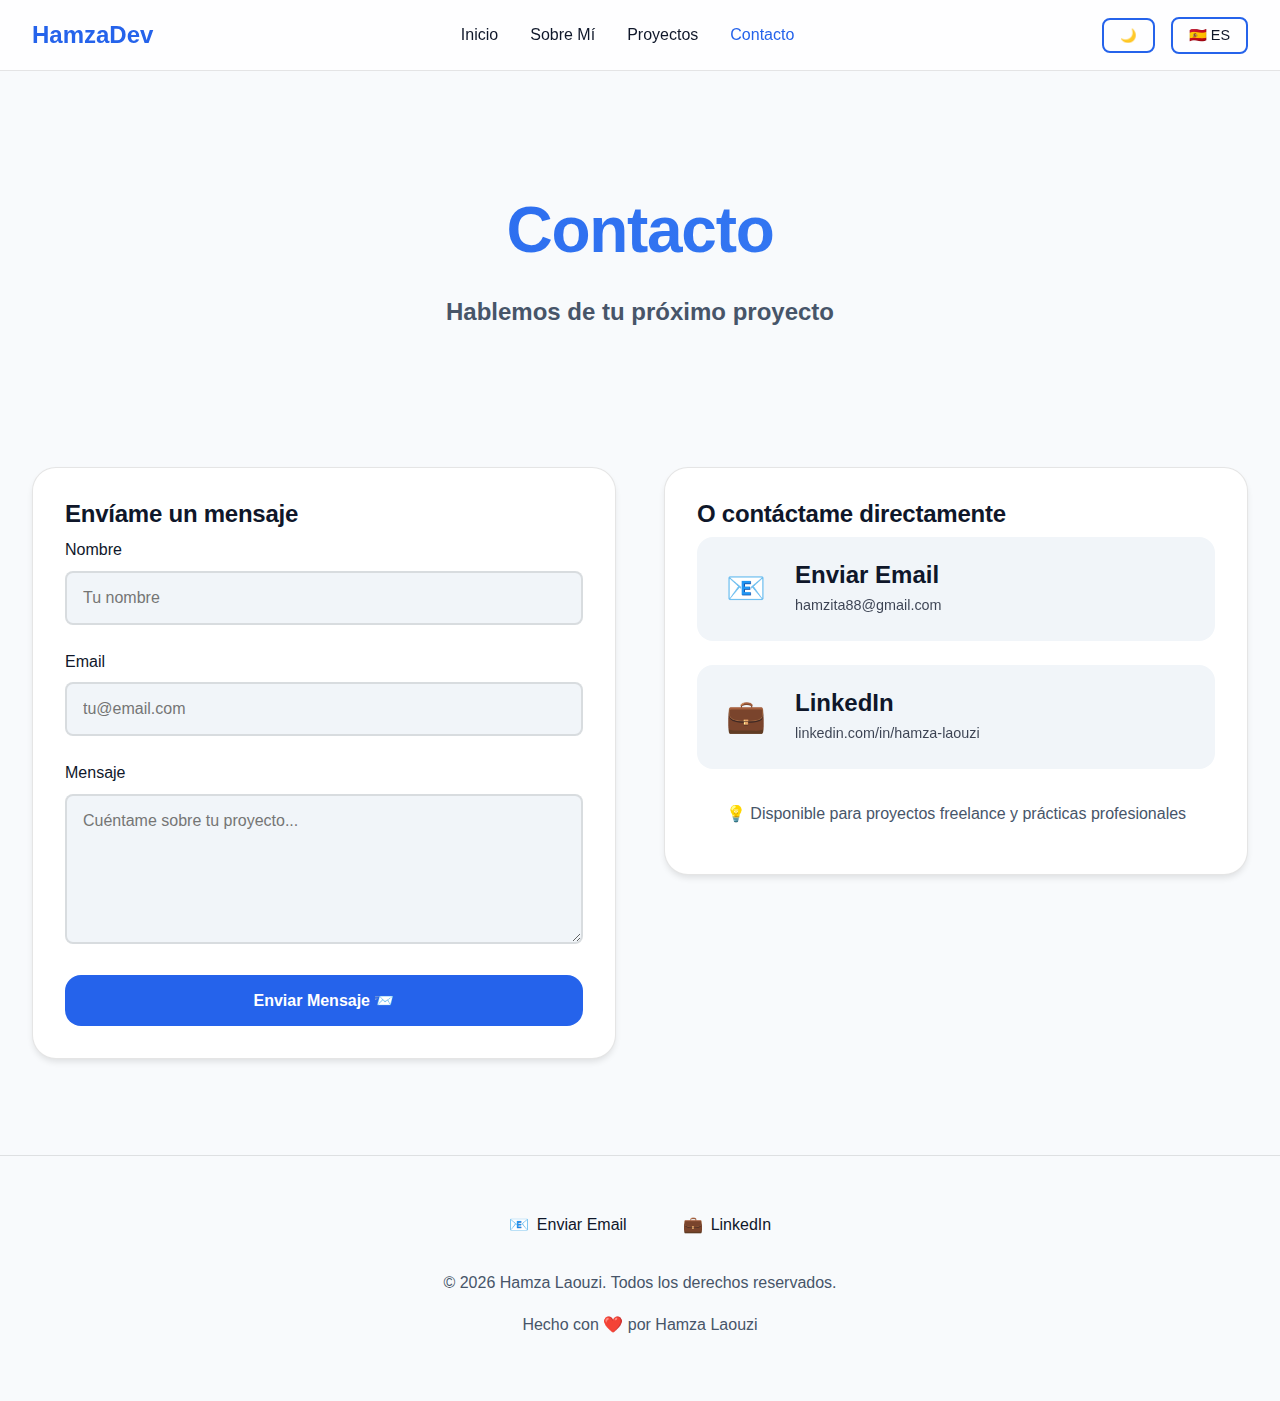
<file: contact.html>
<!DOCTYPE html>
<html lang="es" data-theme="dark">

<head>
    <meta charset="UTF-8">
    <meta name="viewport" content="width=device-width, initial-scale=1.0">

    <!-- SEO Meta Tags -->
    <meta name="description"
        content="Contacta con Hamza Laouzi - Desarrollador Web Full Stack. Hablemos de tu próximo proyecto. Disponible para freelance y prácticas profesionales. Respuesta rápida garantizada.">
    <meta name="keywords"
        content="contacto hamza laouzi, desarrollador web contacto, freelance, prácticas, colaboración">
    <meta name="author" content="Hamza Laouzi">
    <link rel="canonical" href="https://hamzalaouzi.netlify.app/contact.html">

    <!-- Open Graph / Facebook -->
    <meta property="og:type" content="website">
    <meta property="og:url" content="https://hamzalaouzi.netlify.app/contact.html">
    <meta property="og:title" content="Contacto - Hamza Laouzi | Hablemos de tu Proyecto">
    <meta property="og:description"
        content="Desarrollador web disponible para proyectos freelance. Transformo ideas en soluciones digitales.">

    <!-- Twitter Card -->
    <meta name="twitter:card" content="summary">
    <meta name="twitter:title" content="Contacto - Hamza Laouzi">

    <title>Contacto - Hamza Laouzi | Portfolio</title>

    <!-- Styles -->
    <link rel="stylesheet" href="css/styles.css">

    <style>
        .contact-grid {
            display: grid;
            grid-template-columns: repeat(auto-fit, minmax(400px, 1fr));
            gap: var(--spacing-xl);
            margin-top: var(--spacing-xl);
        }

        .contact-form-container {
            max-width: 600px;
        }

        .contact-info-card {
            display: flex;
            flex-direction: column;
            gap: var(--spacing-md);
        }

        .contact-method {
            display: flex;
            align-items: center;
            gap: var(--spacing-md);
            padding: var(--spacing-md);
            border-radius: var(--radius-md);
            transition: all var(--transition-fast);
            text-decoration: none;
        }

        [data-theme="dark"] .contact-method {
            background-color: var(--bg-dark-secondary);
            color: var(--text-dark);
        }

        [data-theme="light"] .contact-method {
            background-color: var(--bg-light-secondary);
            color: var(--text-light);
        }

        .contact-method:hover {
            transform: translateX(10px);
            background-color: var(--accent-primary);
            color: white;
        }

        .contact-icon {
            font-size: 2rem;
            min-width: 50px;
            text-align: center;
        }

        .contact-details h4 {
            margin-bottom: 0.25rem;
        }

        .contact-details p {
            margin: 0;
            opacity: 0.8;
            font-size: 0.9rem;
        }

        .form-success {
            display: none;
            padding: var(--spacing-md);
            background-color: #10B981;
            color: white;
            border-radius: var(--radius-md);
            margin-bottom: var(--spacing-md);
            text-align: center;
        }

        @media (max-width: 768px) {
            .contact-grid {
                grid-template-columns: 1fr;
            }
        }
    </style>
</head>

<body>
    <!-- Navigation Bar -->
    <nav class="nav-bar">
        <div class="nav-container">
            <a href="index.html" class="nav-logo">HamzaDev</a>

            <ul class="nav-links">
                <li><a href="index.html" data-i18n="nav.home">Inicio</a></li>
                <li><a href="about.html" data-i18n="nav.about">Sobre Mí</a></li>
                <li><a href="projects.html" data-i18n="nav.projects">Proyectos</a></li>
                <li><a href="contact.html" class="active" data-i18n="nav.contact">Contacto</a></li>
            </ul>

            <div class="nav-controls">
                <button class="theme-toggle" aria-label="Cambiar tema">🌙</button>
                <button class="lang-selector" aria-label="Cambiar idioma">🇪🇸 ES</button>
            </div>
        </div>
    </nav>

    <!-- Main Container -->
    <main class="container">
        <!-- Hero Section -->
        <section class="hero">
            <h1 class="hero-title" data-i18n="contact.title">Contacto</h1>
            <p class="hero-subtitle text-secondary" data-i18n="contact.subtitle">
                Hablemos de tu próximo proyecto
            </p>
        </section>

        <!-- Contact Content -->
        <div class="contact-grid">
            <!-- Contact Form -->
            <div class="contact-form-container scroll-animate">
                <div class="card">
                    <h2 class="card-title" data-i18n="contact.form_title">Envíame un mensaje</h2>

                    <div class="form-success" id="formSuccess">
                        ¡Mensaje enviado con éxito! Te responderé pronto.
                    </div>

                    <!-- Netlify Form -->
                    <form name="contact" method="POST" data-netlify="true" data-netlify-honeypot="bot-field"
                        action="/contact.html?success=true">
                        <!-- Hidden fields for Netlify -->
                        <input type="hidden" name="form-name" value="contact">
                        <p style="display: none;">
                            <label>Don't fill this out if you're human: <input name="bot-field"></label>
                        </p>

                        <!-- Name Field -->
                        <div class="form-group">
                            <label for="name" class="form-label" data-i18n="contact.name_label">Nombre</label>
                            <input type="text" id="name" name="name" class="form-input"
                                data-i18n-placeholder="contact.name_placeholder" placeholder="Tu nombre" required>
                        </div>

                        <!-- Email Field -->
                        <div class="form-group">
                            <label for="email" class="form-label" data-i18n="contact.email_label">Email</label>
                            <input type="email" id="email" name="email" class="form-input"
                                data-i18n-placeholder="contact.email_placeholder" placeholder="tu@email.com" required>
                        </div>

                        <!-- Message Field -->
                        <div class="form-group">
                            <label for="message" class="form-label" data-i18n="contact.message_label">Mensaje</label>
                            <textarea id="message" name="message" class="form-textarea"
                                data-i18n-placeholder="contact.message_placeholder"
                                placeholder="Cuéntame sobre tu proyecto..." required></textarea>
                        </div>

                        <!-- Submit Button -->
                        <button type="submit" class="btn btn-primary" style="width: 100%;">
                            <span data-i18n="contact.submit">Enviar Mensaje</span> 📨
                        </button>
                    </form>
                </div>
            </div>

            <!-- Contact Information -->
            <div class="scroll-animate">
                <div class="card">
                    <h2 class="card-title" data-i18n="contact.or">O contáctame directamente</h2>

                    <div class="contact-info-card">
                        <!-- Email -->
                        <a href="mailto:hamzita88@gmail.com" class="contact-method">
                            <div class="contact-icon">📧</div>
                            <div class="contact-details">
                                <h4 data-i18n="contact.email_me">Email</h4>
                                <p>hamzita88@gmail.com</p>
                            </div>
                        </a>

                        <!-- LinkedIn -->
                        <a href="https://linkedin.com/in/hamza-laouzi" target="_blank" rel="noopener noreferrer"
                            class="contact-method">
                            <div class="contact-icon">💼</div>
                            <div class="contact-details">
                                <h4 data-i18n="contact.linkedin">LinkedIn</h4>
                                <p>linkedin.com/in/hamza-laouzi</p>
                            </div>
                        </a>
                    </div>

                    <!-- Additional Info -->
                    <div class="mt-3">
                        <p class="text-secondary text-center">
                            💡 Disponible para proyectos freelance y prácticas profesionales
                        </p>
                    </div>
                </div>
            </div>
        </div>
    </main>

    <!-- Footer -->
    <footer class="footer">
        <div class="social-links">
            <a href="mailto:hamza@example.com" class="social-link">
                📧 <span data-i18n="contact.email_me">Email</span>
            </a>
            <a href="https://linkedin.com/in/hamza-laouzi" target="_blank" rel="noopener noreferrer"
                class="social-link">
                💼 <span data-i18n="contact.linkedin">LinkedIn</span>
            </a>
        </div>

        <p class="text-secondary">
            © 2026 Hamza Laouzi. <span data-i18n="footer.rights">Todos los derechos reservados</span>.
        </p>
        <p class="text-secondary">
            <span data-i18n="footer.made_with">Hecho con</span> ❤️
            <span data-i18n="footer.by">por</span> Hamza Laouzi
        </p>
    </footer>

    <!-- Scripts -->
    <script src="translations/translations.js"></script>
    <script src="js/theme-toggle.js"></script>
    <script src="js/i18n.js"></script>
    <script src="js/animations.js"></script>

    <!-- Form Success Handler -->
    <script>
        // Show success message if form was submitted
        const urlParams = new URLSearchParams(window.location.search);
        if (urlParams.get('success') === 'true') {
            document.getElementById('formSuccess').style.display = 'block';
            // Scroll to success message
            document.getElementById('formSuccess').scrollIntoView({ behavior: 'smooth', block: 'center' });
        }
    </script>
</body>

</html>
</file>
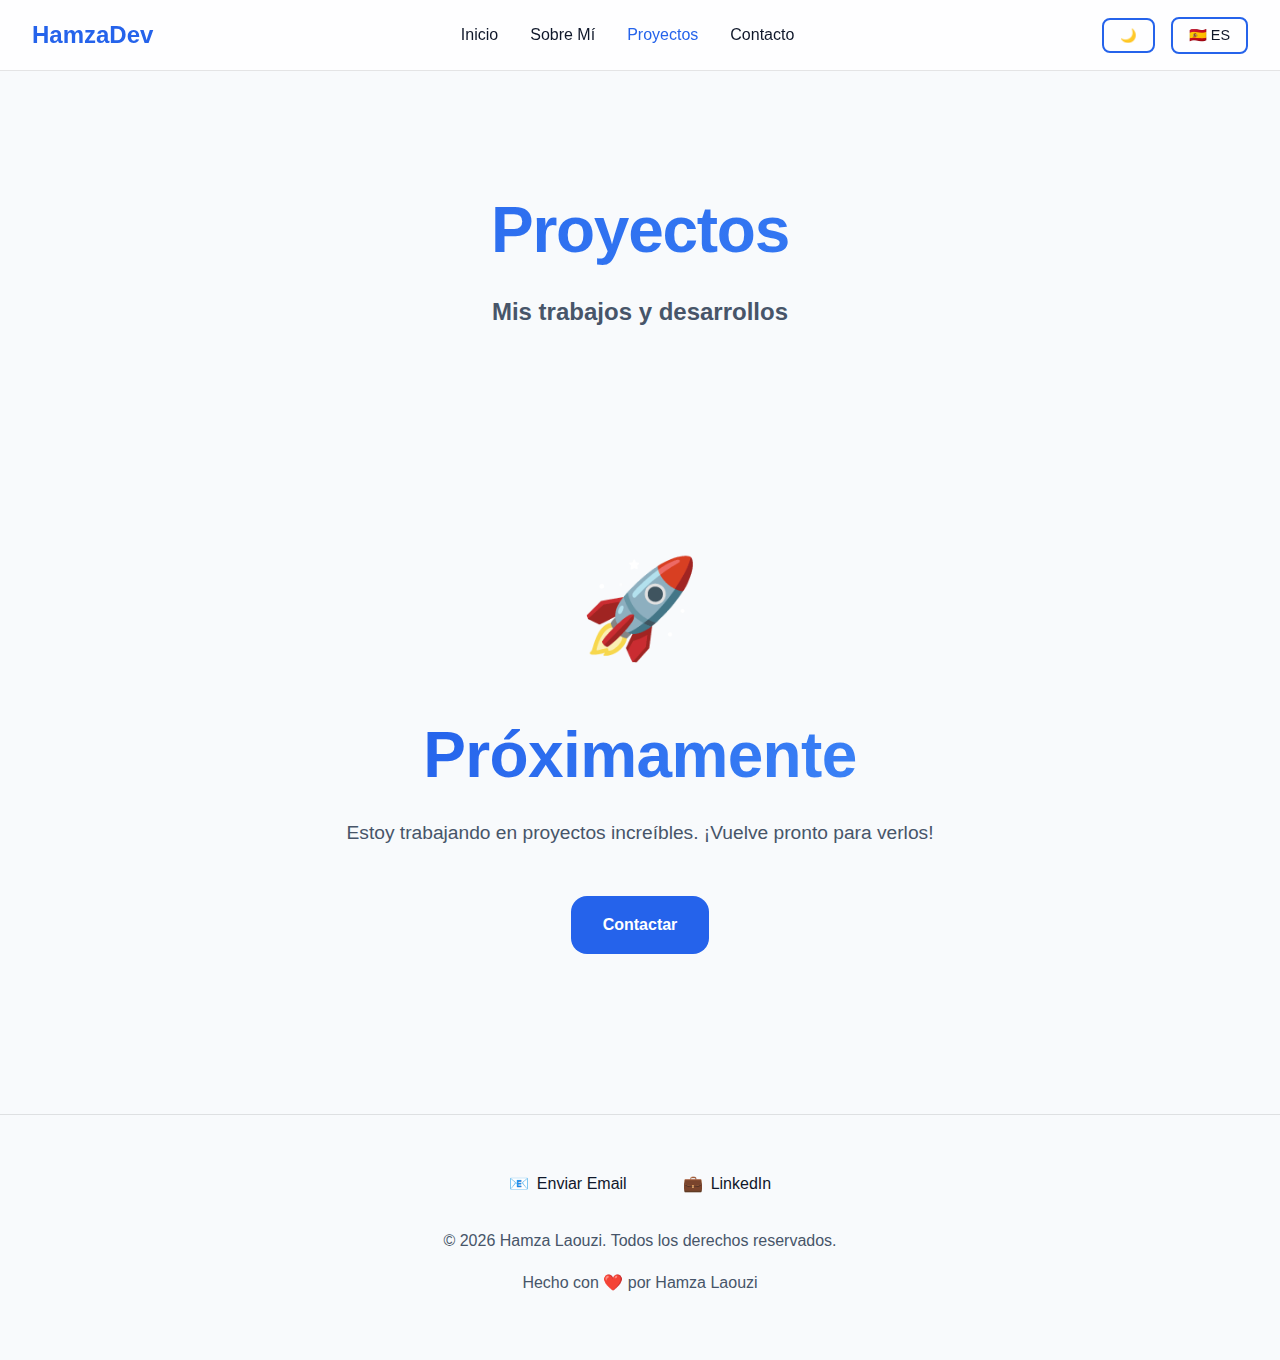
<file: projects.html>
<!DOCTYPE html>
<html lang="es" data-theme="dark">

<head>
    <meta charset="UTF-8">
    <meta name="viewport" content="width=device-width, initial-scale=1.0">

    <!-- SEO Meta Tags -->
    <meta name="description"
        content="Proyectos de Hamza Laouzi - Desarrollador Web Full Stack. Explora soluciones digitales que resuelven problemas reales de negocio. Próximamente casos de éxito y demos en vivo.">
    <meta name="keywords"
        content="proyectos hamza laouzi, portfolio proyectos, desarrollador web proyectos, casos de éxito, demos">
    <meta name="author" content="Hamza Laouzi">
    <link rel="canonical" href="https://hamzadevloper.netlify.app/projects.html">

    <!-- Open Graph / Facebook -->
    <meta property="og:type" content="website">
    <meta property="og:url" content="https://hamzadevloper.netlify.app/projects.html">
    <meta property="og:title" content="Proyectos - Hamza Laouzi | Soluciones Digitales que Resuelven Problemas">
    <meta property="og:description"
        content="Explora proyectos web que combinan experiencia técnica con visión de negocio.">

    <!-- Twitter Card -->
    <meta name="twitter:card" content="summary">
    <meta name="twitter:title" content="Proyectos - Hamza Laouzi">

    <title>Proyectos - Hamza Laouzi | Portfolio</title>

    <!-- Styles -->
    <link rel="stylesheet" href="css/styles.css">

    <style>
        .coming-soon-container {
            min-height: 60vh;
            display: flex;
            flex-direction: column;
            justify-content: center;
            align-items: center;
            text-align: center;
            padding: var(--spacing-2xl);
        }

        .coming-soon-icon {
            font-size: 6rem;
            margin-bottom: var(--spacing-lg);
            animation: float 3s ease-in-out infinite;
        }

        @keyframes float {

            0%,
            100% {
                transform: translateY(0);
            }

            50% {
                transform: translateY(-20px);
            }
        }

        .coming-soon-title {
            font-size: clamp(2.5rem, 5vw, 4rem);
            margin-bottom: var(--spacing-md);
            background: linear-gradient(135deg, var(--accent-primary), var(--accent-secondary));
            -webkit-background-clip: text;
            -webkit-text-fill-color: transparent;
            background-clip: text;
        }

        .coming-soon-text {
            font-size: 1.2rem;
            max-width: 600px;
            margin-bottom: var(--spacing-xl);
        }

        /* Project card template (hidden, for future use) */
        .project-card {
            position: relative;
            overflow: hidden;
            cursor: pointer;
        }

        .project-card img {
            width: 100%;
            height: 200px;
            object-fit: cover;
            border-radius: var(--radius-md);
            margin-bottom: var(--spacing-sm);
        }

        .project-tags {
            display: flex;
            flex-wrap: wrap;
            gap: var(--spacing-xs);
            margin-top: var(--spacing-sm);
        }

        .project-tag {
            font-size: 0.75rem;
            padding: 0.25rem 0.5rem;
            background-color: var(--accent-primary);
            color: white;
            border-radius: var(--radius-sm);
        }
    </style>
</head>

<body>
    <!-- Navigation Bar -->
    <nav class="nav-bar">
        <div class="nav-container">
            <a href="index.html" class="nav-logo">HamzaDev</a>

            <ul class="nav-links">
                <li><a href="index.html" data-i18n="nav.home">Inicio</a></li>
                <li><a href="about.html" data-i18n="nav.about">Sobre Mí</a></li>
                <li><a href="projects.html" class="active" data-i18n="nav.projects">Proyectos</a></li>
                <li><a href="contact.html" data-i18n="nav.contact">Contacto</a></li>
            </ul>

            <div class="nav-controls">
                <button class="theme-toggle" aria-label="Cambiar tema">🌙</button>
                <button class="lang-selector" aria-label="Cambiar idioma">🇪🇸 ES</button>
            </div>
        </div>
    </nav>

    <!-- Main Container -->
    <main class="container">
        <!-- Hero Section -->
        <section class="hero">
            <h1 class="hero-title" data-i18n="projects.title">Proyectos</h1>
            <p class="hero-subtitle text-secondary" data-i18n="projects.subtitle">
                Mis trabajos y desarrollos
            </p>
        </section>

        <!-- Coming Soon Section -->
        <section class="coming-soon-container fade-in">
            <div class="coming-soon-icon">🚀</div>
            <h2 class="coming-soon-title" data-i18n="projects.coming_soon">Próximamente</h2>
            <p class="text-secondary coming-soon-text" data-i18n="projects.coming_soon_text">
                Estoy trabajando en proyectos increíbles. ¡Vuelve pronto para verlos!
            </p>
            <a href="contact.html" class="btn btn-primary" data-i18n="home.cta_contact">Contactar</a>
        </section>

        <!-- 
    ============================================
    TEMPLATE FOR FUTURE PROJECTS
    ============================================
    Uncomment and duplicate this section when adding projects:
    
    <section class="scroll-animate">
      <div class="bento-grid">
        
        <div class="card project-card">
          <img src="assets/images/project1.jpg" alt="Project Name">
          <h3 class="card-title">Project Name</h3>
          <p class="text-secondary">Brief description of the project and what it does.</p>
          <div class="project-tags">
            <span class="project-tag">HTML</span>
            <span class="project-tag">CSS</span>
            <span class="project-tag">JavaScript</span>
          </div>
          <div class="mt-2">
            <a href="#" class="btn btn-primary btn-sm">Ver Proyecto</a>
            <a href="#" class="btn btn-secondary btn-sm">GitHub</a>
          </div>
        </div>

      </div>
    </section>
    -->
    </main>

    <!-- Footer -->
    <footer class="footer">
        <div class="social-links">
            <a href="mailto:hamzita88@gmail.com" class="social-link">
                📧 <span data-i18n="contact.email_me">Email</span>
            </a>
            <a href="https://linkedin.com/in/hamza-laouzi" target="_blank" rel="noopener noreferrer"
                class="social-link">
                💼 <span data-i18n="contact.linkedin">LinkedIn</span>
            </a>
        </div>

        <p class="text-secondary">
            © 2026 Hamza Laouzi. <span data-i18n="footer.rights">Todos los derechos reservados</span>.
        </p>
        <p class="text-secondary">
            <span data-i18n="footer.made_with">Hecho con</span> ❤️
            <span data-i18n="footer.by">por</span> Hamza Laouzi
        </p>
    </footer>

    <!-- Scripts -->
    <script src="translations/translations.js"></script>
    <script src="js/theme-toggle.js"></script>
    <script src="js/i18n.js"></script>
    <script src="js/animations.js"></script>
</body>

</html>
</file>
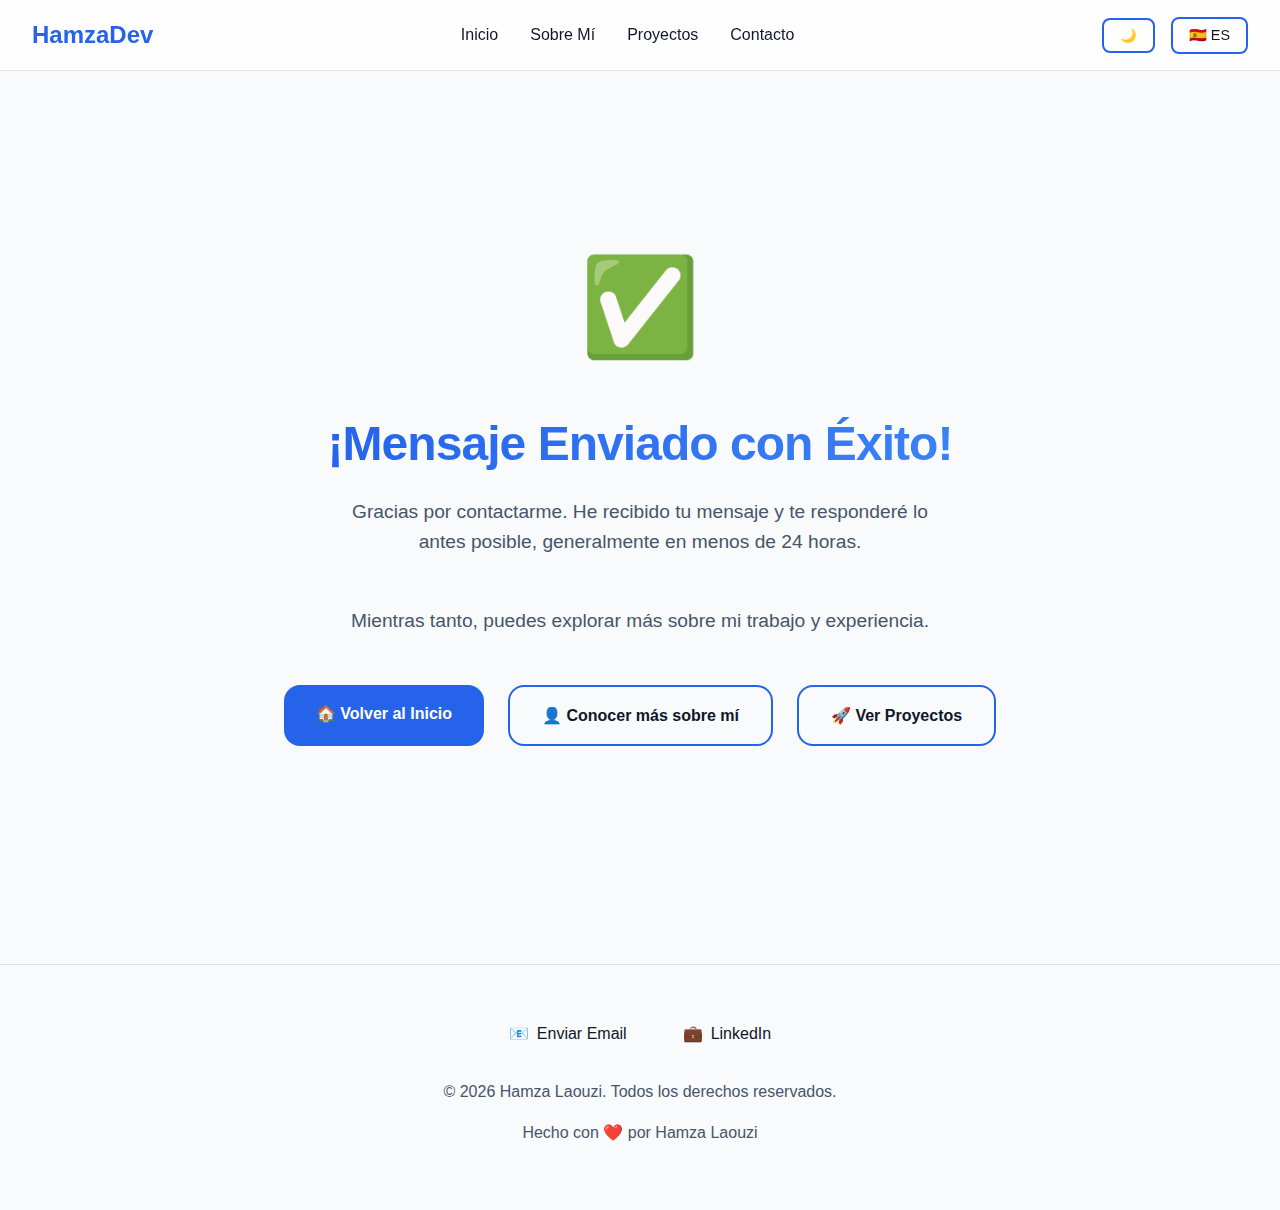
<file: success.html>
<!DOCTYPE html>
<html lang="es" data-theme="dark">

<head>
    <meta charset="UTF-8">
    <meta name="viewport" content="width=device-width, initial-scale=1.0">

    <!-- SEO Meta Tags -->
    <meta name="description" content="Mensaje enviado con éxito - Hamza Laouzi te responderá pronto.">
    <meta name="author" content="Hamza Laouzi">
    <meta name="robots" content="noindex, nofollow">

    <title>Mensaje Enviado - Hamza Laouzi | Portfolio</title>

    <!-- Styles -->
    <link rel="stylesheet" href="css/styles.css">

    <style>
        .success-container {
            min-height: 80vh;
            display: flex;
            flex-direction: column;
            justify-content: center;
            align-items: center;
            text-align: center;
            padding: var(--spacing-2xl);
        }

        .success-icon {
            font-size: 6rem;
            margin-bottom: var(--spacing-lg);
            animation: scaleIn 0.5s ease-out;
        }

        @keyframes scaleIn {
            0% {
                transform: scale(0);
                opacity: 0;
            }

            50% {
                transform: scale(1.1);
            }

            100% {
                transform: scale(1);
                opacity: 1;
            }
        }

        .success-title {
            font-size: clamp(2rem, 5vw, 3rem);
            margin-bottom: var(--spacing-md);
            background: linear-gradient(135deg, var(--accent-primary), var(--accent-secondary));
            -webkit-background-clip: text;
            -webkit-text-fill-color: transparent;
            background-clip: text;
        }

        .success-text {
            font-size: 1.2rem;
            max-width: 600px;
            margin-bottom: var(--spacing-xl);
            line-height: 1.6;
        }

        .success-buttons {
            display: flex;
            gap: var(--spacing-md);
            flex-wrap: wrap;
            justify-content: center;
        }
    </style>
</head>

<body>
    <!-- Navigation Bar -->
    <nav class="nav-bar">
        <div class="nav-container">
            <a href="index.html" class="nav-logo">HamzaDev</a>

            <ul class="nav-links">
                <li><a href="index.html" data-i18n="nav.home">Inicio</a></li>
                <li><a href="about.html" data-i18n="nav.about">Sobre Mí</a></li>
                <li><a href="projects.html" data-i18n="nav.projects">Proyectos</a></li>
                <li><a href="contact.html" data-i18n="nav.contact">Contacto</a></li>
            </ul>

            <div class="nav-controls">
                <button class="theme-toggle" aria-label="Cambiar tema">🌙</button>
                <button class="lang-selector" aria-label="Cambiar idioma">🇪🇸 ES</button>
            </div>
        </div>
    </nav>

    <!-- Main Container -->
    <main class="container">
        <!-- Success Section -->
        <section class="success-container fade-in">
            <div class="success-icon">✅</div>
            <h1 class="success-title">¡Mensaje Enviado con Éxito!</h1>
            <p class="text-secondary success-text">
                Gracias por contactarme. He recibido tu mensaje y te responderé lo antes posible,
                generalmente en menos de 24 horas.
            </p>
            <p class="text-secondary success-text">
                Mientras tanto, puedes explorar más sobre mi trabajo y experiencia.
            </p>

            <div class="success-buttons">
                <a href="index.html" class="btn btn-primary">
                    🏠 Volver al Inicio
                </a>
                <a href="about.html" class="btn btn-secondary">
                    👤 Conocer más sobre mí
                </a>
                <a href="projects.html" class="btn btn-secondary">
                    🚀 Ver Proyectos
                </a>
            </div>
        </section>
    </main>

    <!-- Footer -->
    <footer class="footer">
        <div class="social-links">
            <a href="mailto:hamzita88@gmail.com" class="social-link">
                📧 <span data-i18n="contact.email_me">Email</span>
            </a>
            <a href="https://linkedin.com/in/hamza-laouzi" target="_blank" rel="noopener noreferrer"
                class="social-link">
                💼 <span data-i18n="contact.linkedin">LinkedIn</span>
            </a>
        </div>

        <p class="text-secondary">
            © 2026 Hamza Laouzi. <span data-i18n="footer.rights">Todos los derechos reservados</span>.
        </p>
        <p class="text-secondary">
            <span data-i18n="footer.made_with">Hecho con</span> ❤️
            <span data-i18n="footer.by">por</span> Hamza Laouzi
        </p>
    </footer>

    <!-- Scripts -->
    <script src="translations/translations.js"></script>
    <script src="js/theme-toggle.js"></script>
    <script src="js/i18n.js"></script>
    <script src="js/animations.js"></script>
</body>

</html>
</file>
<file: css/styles.css>
/* ============================================
   PORTFOLIO PERSONAL - HAMZA LAOUZI
   Design System: Bento Grid Style
   ============================================ */

/* ============================================
   CSS VARIABLES (Design Tokens)
   ============================================ */
:root {
    /* Colors - Dark Mode (Default) */
    --bg-dark: #0F172A;
    --bg-dark-secondary: #1E293B;
    --bg-dark-card: #1E293B;
    --text-dark: #F8FAFC;
    --text-dark-secondary: #CBD5E1;

    /* Colors - Light Mode */
    --bg-light: #F8FAFC;
    --bg-light-secondary: #F1F5F9;
    --bg-light-card: #FFFFFF;
    --text-light: #0F172A;
    --text-light-secondary: #475569;

    /* Accent Colors */
    --accent-primary: #2563EB;
    --accent-primary-hover: #1E40AF;
    --accent-secondary: #3B82F6;

    /* Spacing */
    --spacing-xs: 0.5rem;
    --spacing-sm: 1rem;
    --spacing-md: 1.5rem;
    --spacing-lg: 2rem;
    --spacing-xl: 3rem;
    --spacing-2xl: 4rem;

    /* Border Radius */
    --radius-sm: 0.5rem;
    --radius-md: 1rem;
    --radius-lg: 1.5rem;

    /* Shadows */
    --shadow-sm: 0 1px 2px 0 rgba(0, 0, 0, 0.05);
    --shadow-md: 0 4px 6px -1px rgba(0, 0, 0, 0.1);
    --shadow-lg: 0 10px 15px -3px rgba(0, 0, 0, 0.1);
    --shadow-xl: 0 20px 25px -5px rgba(0, 0, 0, 0.1);

    /* Typography */
    --font-heading: 'Space Grotesk', 'Syne', sans-serif;
    --font-body: 'Inter', 'Outfit', sans-serif;

    /* Transitions */
    --transition-fast: 150ms ease-in-out;
    --transition-normal: 300ms ease-in-out;
    --transition-slow: 500ms ease-in-out;
}

/* ============================================
   GOOGLE FONTS IMPORT
   ============================================ */
@import url('https://fonts.googleapis.com/css2?family=Space+Grotesk:wght@400;500;600;700&family=Inter:wght@300;400;500;600;700&display=swap');

/* ============================================
   RESET & BASE STYLES
   ============================================ */
*,
*::before,
*::after {
    margin: 0;
    padding: 0;
    box-sizing: border-box;
}

html {
    scroll-behavior: smooth;
    font-size: 16px;
}

body {
    font-family: var(--font-body);
    line-height: 1.6;
    -webkit-font-smoothing: antialiased;
    -moz-osx-font-smoothing: grayscale;
    overflow-x: hidden;
}

/* ============================================
   THEME STYLES
   ============================================ */
/* Dark Mode (Default) */
[data-theme="dark"] body {
    background-color: var(--bg-dark);
    color: var(--text-dark);
}

[data-theme="dark"] .card {
    background-color: var(--bg-dark-card);
    border: 1px solid rgba(255, 255, 255, 0.1);
}

[data-theme="dark"] .nav-bar {
    background-color: rgba(15, 23, 42, 0.8);
    backdrop-filter: blur(10px);
    border-bottom: 1px solid rgba(255, 255, 255, 0.1);
}

/* Light Mode */
[data-theme="light"] body {
    background-color: var(--bg-light);
    color: var(--text-light);
}

[data-theme="light"] .card {
    background-color: var(--bg-light-card);
    border: 1px solid rgba(0, 0, 0, 0.1);
}

[data-theme="light"] .nav-bar {
    background-color: rgba(255, 255, 255, 0.8);
    backdrop-filter: blur(10px);
    border-bottom: 1px solid rgba(0, 0, 0, 0.1);
}

[data-theme="light"] .text-secondary {
    color: var(--text-light-secondary);
}

/* ============================================
   TYPOGRAPHY
   ============================================ */
h1,
h2,
h3,
h4,
h5,
h6 {
    font-family: var(--font-heading);
    font-weight: 700;
    line-height: 1.2;
    margin-bottom: var(--spacing-md);
}

h1 {
    font-size: clamp(2.5rem, 5vw, 4rem);
    letter-spacing: -0.02em;
}

h2 {
    font-size: clamp(2rem, 4vw, 3rem);
    letter-spacing: -0.01em;
}

h3 {
    font-size: clamp(1.5rem, 3vw, 2rem);
}

h4 {
    font-size: clamp(1.25rem, 2.5vw, 1.5rem);
}

p {
    margin-bottom: var(--spacing-sm);
}

.text-secondary {
    color: var(--text-dark-secondary);
}

.text-accent {
    color: var(--accent-primary);
}

/* ============================================
   NAVIGATION BAR
   ============================================ */
.nav-bar {
    position: fixed;
    top: 0;
    left: 0;
    right: 0;
    z-index: 1000;
    padding: var(--spacing-sm) var(--spacing-lg);
    transition: all var(--transition-normal);
}

.nav-container {
    max-width: 1400px;
    margin: 0 auto;
    display: flex;
    justify-content: space-between;
    align-items: center;
}

.nav-logo {
    font-family: var(--font-heading);
    font-size: 1.5rem;
    font-weight: 700;
    text-decoration: none;
    color: var(--accent-primary);
    transition: transform var(--transition-fast);
}

.nav-logo:hover {
    transform: scale(1.05);
}

.nav-links {
    display: flex;
    gap: var(--spacing-lg);
    list-style: none;
    align-items: center;
}

.nav-links a {
    text-decoration: none;
    font-weight: 500;
    transition: color var(--transition-fast);
    position: relative;
}

[data-theme="dark"] .nav-links a {
    color: var(--text-dark);
}

[data-theme="light"] .nav-links a {
    color: var(--text-light);
}

.nav-links a:hover {
    color: var(--accent-primary);
}

.nav-links a::after {
    content: '';
    position: absolute;
    bottom: -4px;
    left: 0;
    width: 0;
    height: 2px;
    background-color: var(--accent-primary);
    transition: width var(--transition-fast);
}

.nav-links a:hover::after {
    width: 100%;
}

.nav-links a.active {
    color: var(--accent-primary);
}

/* ============================================
   CONTROLS (Theme Toggle & Language Selector)
   ============================================ */
.nav-controls {
    display: flex;
    gap: var(--spacing-sm);
    align-items: center;
}

.theme-toggle,
.lang-selector {
    background: none;
    border: 2px solid var(--accent-primary);
    padding: var(--spacing-xs) var(--spacing-sm);
    border-radius: var(--radius-sm);
    cursor: pointer;
    font-family: var(--font-body);
    font-weight: 500;
    transition: all var(--transition-fast);
}

[data-theme="dark"] .theme-toggle,
[data-theme="dark"] .lang-selector {
    color: var(--text-dark);
}

[data-theme="light"] .theme-toggle,
[data-theme="light"] .lang-selector {
    color: var(--text-light);
}

.theme-toggle:hover,
.lang-selector:hover {
    background-color: var(--accent-primary);
    color: white;
    transform: translateY(-2px);
}

.lang-selector {
    font-size: 0.9rem;
}

/* ============================================
   MAIN CONTAINER
   ============================================ */
.container {
    max-width: 1400px;
    margin: 0 auto;
    padding: var(--spacing-lg);
    padding-top: calc(80px + var(--spacing-xl));
    min-height: 100vh;
}

/* ============================================
   BENTO GRID LAYOUT
   ============================================ */
.bento-grid {
    display: grid;
    grid-template-columns: repeat(auto-fit, minmax(300px, 1fr));
    gap: var(--spacing-lg);
    margin-bottom: var(--spacing-xl);
}

.bento-grid.grid-2 {
    grid-template-columns: repeat(auto-fit, minmax(400px, 1fr));
}

.bento-grid.grid-3 {
    grid-template-columns: repeat(auto-fit, minmax(350px, 1fr));
}

/* ============================================
   CARD COMPONENT
   ============================================ */
.card {
    padding: var(--spacing-lg);
    border-radius: var(--radius-lg);
    box-shadow: var(--shadow-md);
    transition: all var(--transition-normal);
    position: relative;
    overflow: hidden;
}

.card:hover {
    transform: translateY(-4px);
    box-shadow: var(--shadow-xl);
}

.card.card-large {
    grid-column: span 2;
}

.card.card-tall {
    grid-row: span 2;
}

.card-header {
    margin-bottom: var(--spacing-md);
}

.card-title {
    font-size: 1.5rem;
    margin-bottom: var(--spacing-xs);
}

.card-subtitle {
    font-size: 0.9rem;
    opacity: 0.8;
}

/* ============================================
   HERO SECTION
   ============================================ */
.hero {
    text-align: center;
    padding: var(--spacing-2xl) 0;
    margin-bottom: var(--spacing-xl);
}

/* Redesigned Hero with Profile Image */
.hero-redesigned {
    display: flex;
    align-items: center;
    justify-content: center;
    gap: var(--spacing-xl);
    text-align: left;
    max-width: 1000px;
    margin: 0 auto var(--spacing-xl);
    padding: var(--spacing-2xl) var(--spacing-lg);
}

.hero-profile {
    flex-shrink: 0;
}

.profile-image {
    width: 200px;
    height: 200px;
    border-radius: 50%;
    object-fit: cover;
    border: 4px solid var(--accent-primary);
    box-shadow: var(--shadow-xl);
    transition: all var(--transition-normal);
}

.profile-image:hover {
    transform: scale(1.05);
    box-shadow: 0 20px 40px rgba(37, 99, 235, 0.3);
}

.hero-content {
    flex: 1;
    max-width: 600px;
}

.hero-title {
    margin-bottom: var(--spacing-md);
    background: linear-gradient(135deg, var(--accent-primary), var(--accent-secondary));
    -webkit-background-clip: text;
    -webkit-text-fill-color: transparent;
    background-clip: text;
}

.hero-subtitle {
    font-size: clamp(1.2rem, 2vw, 1.5rem);
    margin-bottom: var(--spacing-md);
    font-weight: 600;
    color: var(--accent-primary);
}

.hero-description {
    max-width: 600px;
    margin-bottom: var(--spacing-lg);
    line-height: 1.8;
}

.hero-cta {
    display: inline-flex;
    gap: var(--spacing-md);
    margin-top: var(--spacing-lg);
}

/* ============================================
   BUTTONS
   ============================================ */
.btn {
    display: inline-block;
    padding: var(--spacing-sm) var(--spacing-lg);
    border-radius: var(--radius-md);
    text-decoration: none;
    font-weight: 600;
    font-family: var(--font-body);
    transition: all var(--transition-fast);
    cursor: pointer;
    border: none;
    font-size: 1rem;
}

.btn-primary {
    background-color: var(--accent-primary);
    color: white;
}

.btn-primary:hover {
    background-color: var(--accent-primary-hover);
    transform: translateY(-2px);
    box-shadow: var(--shadow-lg);
}

.btn-secondary {
    background-color: transparent;
    border: 2px solid var(--accent-primary);
}

[data-theme="dark"] .btn-secondary {
    color: var(--text-dark);
}

[data-theme="light"] .btn-secondary {
    color: var(--text-light);
}

.btn-secondary:hover {
    background-color: var(--accent-primary);
    color: white;
    transform: translateY(-2px);
}

/* ============================================
   TECH STACK BADGES
   ============================================ */
.tech-stack {
    display: flex;
    flex-wrap: wrap;
    gap: var(--spacing-sm);
    margin-top: var(--spacing-md);
}

.tech-badge {
    display: inline-flex;
    align-items: center;
    gap: 0.5rem;
    padding: var(--spacing-xs) var(--spacing-sm);
    border-radius: var(--radius-sm);
    font-size: 0.85rem;
    font-weight: 500;
    background-color: var(--accent-primary);
    color: white;
    transition: all var(--transition-fast);
}

.tech-badge i {
    font-size: 1.2rem;
}

.tech-badge:hover {
    transform: scale(1.05);
    box-shadow: var(--shadow-md);
}

/* ============================================
   FORM STYLES
   ============================================ */
.form-group {
    margin-bottom: var(--spacing-md);
}

.form-label {
    display: block;
    margin-bottom: var(--spacing-xs);
    font-weight: 500;
}

.form-input,
.form-textarea {
    width: 100%;
    padding: var(--spacing-sm);
    border-radius: var(--radius-sm);
    border: 2px solid transparent;
    font-family: var(--font-body);
    font-size: 1rem;
    transition: all var(--transition-fast);
}

[data-theme="dark"] .form-input,
[data-theme="dark"] .form-textarea {
    background-color: var(--bg-dark-secondary);
    color: var(--text-dark);
    border-color: rgba(255, 255, 255, 0.1);
}

[data-theme="light"] .form-input,
[data-theme="light"] .form-textarea {
    background-color: var(--bg-light-secondary);
    color: var(--text-light);
    border-color: rgba(0, 0, 0, 0.1);
}

.form-input:focus,
.form-textarea:focus {
    outline: none;
    border-color: var(--accent-primary);
    box-shadow: 0 0 0 3px rgba(37, 99, 235, 0.1);
}

.form-textarea {
    resize: vertical;
    min-height: 150px;
}

/* ============================================
   FOOTER
   ============================================ */
.footer {
    text-align: center;
    padding: var(--spacing-xl) var(--spacing-lg);
    margin-top: var(--spacing-2xl);
    border-top: 1px solid rgba(255, 255, 255, 0.1);
}

[data-theme="light"] .footer {
    border-top-color: rgba(0, 0, 0, 0.1);
}

.social-links {
    display: flex;
    justify-content: center;
    gap: var(--spacing-md);
    margin-bottom: var(--spacing-md);
}

.social-link {
    display: inline-flex;
    align-items: center;
    gap: var(--spacing-xs);
    padding: var(--spacing-xs) var(--spacing-sm);
    border-radius: var(--radius-sm);
    text-decoration: none;
    font-weight: 500;
    transition: all var(--transition-fast);
}

[data-theme="dark"] .social-link {
    color: var(--text-dark);
}

[data-theme="light"] .social-link {
    color: var(--text-light);
}

.social-link:hover {
    color: var(--accent-primary);
    transform: translateY(-2px);
}

/* ============================================
   ANIMATIONS
   ============================================ */
@keyframes fadeIn {
    from {
        opacity: 0;
        transform: translateY(20px);
    }

    to {
        opacity: 1;
        transform: translateY(0);
    }
}

@keyframes slideInLeft {
    from {
        opacity: 0;
        transform: translateX(-30px);
    }

    to {
        opacity: 1;
        transform: translateX(0);
    }
}

@keyframes slideInRight {
    from {
        opacity: 0;
        transform: translateX(30px);
    }

    to {
        opacity: 1;
        transform: translateX(0);
    }
}

.fade-in {
    animation: fadeIn var(--transition-slow) ease-out;
}

.slide-in-left {
    animation: slideInLeft var(--transition-slow) ease-out;
}

.slide-in-right {
    animation: slideInRight var(--transition-slow) ease-out;
}

/* Scroll animations (applied via JS) */
.scroll-animate {
    opacity: 0;
    transform: translateY(30px);
    transition: all 0.6s ease-out;
}

.scroll-animate.visible {
    opacity: 1;
    transform: translateY(0);
}

/* ============================================
   RTL SUPPORT (Arabic)
   ============================================ */
[dir="rtl"] {
    direction: rtl;
}

[dir="rtl"] .nav-container {
    flex-direction: row-reverse;
}

[dir="rtl"] .nav-links {
    flex-direction: row-reverse;
}

[dir="rtl"] .nav-controls {
    flex-direction: row-reverse;
}

[dir="rtl"] .hero-cta {
    flex-direction: row-reverse;
}

[dir="rtl"] .tech-stack {
    flex-direction: row-reverse;
}

[dir="rtl"] .social-links {
    flex-direction: row-reverse;
}

[dir="rtl"] .nav-links a::after {
    left: auto;
    right: 0;
}

/* ============================================
   RESPONSIVE DESIGN
   ============================================ */
@media (max-width: 768px) {
    .nav-links {
        display: none;
        /* Mobile menu would go here */
    }

    .bento-grid {
        grid-template-columns: 1fr;
    }

    .bento-grid.grid-2,
    .bento-grid.grid-3 {
        grid-template-columns: 1fr;
    }

    .card.card-large {
        grid-column: span 1;
    }

    .hero {
        padding: var(--spacing-lg) 0;
    }

    /* Responsive Hero Redesign */
    .hero-redesigned {
        flex-direction: column;
        text-align: center;
        gap: var(--spacing-lg);
    }

    .profile-image {
        width: 150px;
        height: 150px;
    }

    .hero-content {
        width: 100%;
    }

    .hero-description {
        max-width: 100%;
    }

    .hero-cta {
        flex-direction: column;
        align-items: center;
        width: 100%;
    }

    .hero-cta .btn {
        width: 100%;
        max-width: 300px;
    }

    .container {
        padding: var(--spacing-sm);
        padding-top: calc(60px + var(--spacing-lg));
    }
}

@media (max-width: 480px) {
    .nav-bar {
        padding: var(--spacing-xs) var(--spacing-sm);
    }

    .nav-logo {
        font-size: 1rem;
    }

    .nav-controls {
        gap: var(--spacing-xs);
    }

    .theme-toggle,
    .lang-selector {
        padding: 6px 10px;
        font-size: 0.85rem;
    }

    /* Smaller profile image on very small screens */
    .profile-image {
        width: 120px;
        height: 120px;
    }
}

/* ============================================
   UTILITY CLASSES
   ============================================ */
.text-center {
    text-align: center;
}

.mt-1 {
    margin-top: var(--spacing-sm);
}

.mt-2 {
    margin-top: var(--spacing-md);
}

.mt-3 {
    margin-top: var(--spacing-lg);
}

.mt-4 {
    margin-top: var(--spacing-xl);
}

.mb-1 {
    margin-bottom: var(--spacing-sm);
}

.mb-2 {
    margin-bottom: var(--spacing-md);
}

.mb-3 {
    margin-bottom: var(--spacing-lg);
}

.mb-4 {
    margin-bottom: var(--spacing-xl);
}

.hidden {
    display: none;
}

.flex {
    display: flex;
}

.flex-center {
    display: flex;
    justify-content: center;
    align-items: center;
}

.gap-1 {
    gap: var(--spacing-sm);
}

.gap-2 {
    gap: var(--spacing-md);
}

.gap-3 {
    gap: var(--spacing-lg);
}

/* ============================================
   ABOUT STORY SECTION
   ============================================ */
.about-story {
    margin-top: var(--spacing-md);
}

.about-story h3 {
    font-size: 1.3rem;
    margin-bottom: var(--spacing-md);
    color: var(--accent-primary);
    line-height: 1.4;
}

.about-story p {
    margin-bottom: var(--spacing-md);
    line-height: 1.8;
    font-size: 1rem;
}

.about-story p:last-of-type {
    margin-bottom: 0;
}

.about-story strong {
    color: var(--accent-primary);
    font-weight: 600;
}

[data-theme="dark"] .about-story strong {
    color: var(--accent-secondary);
}
</file>
